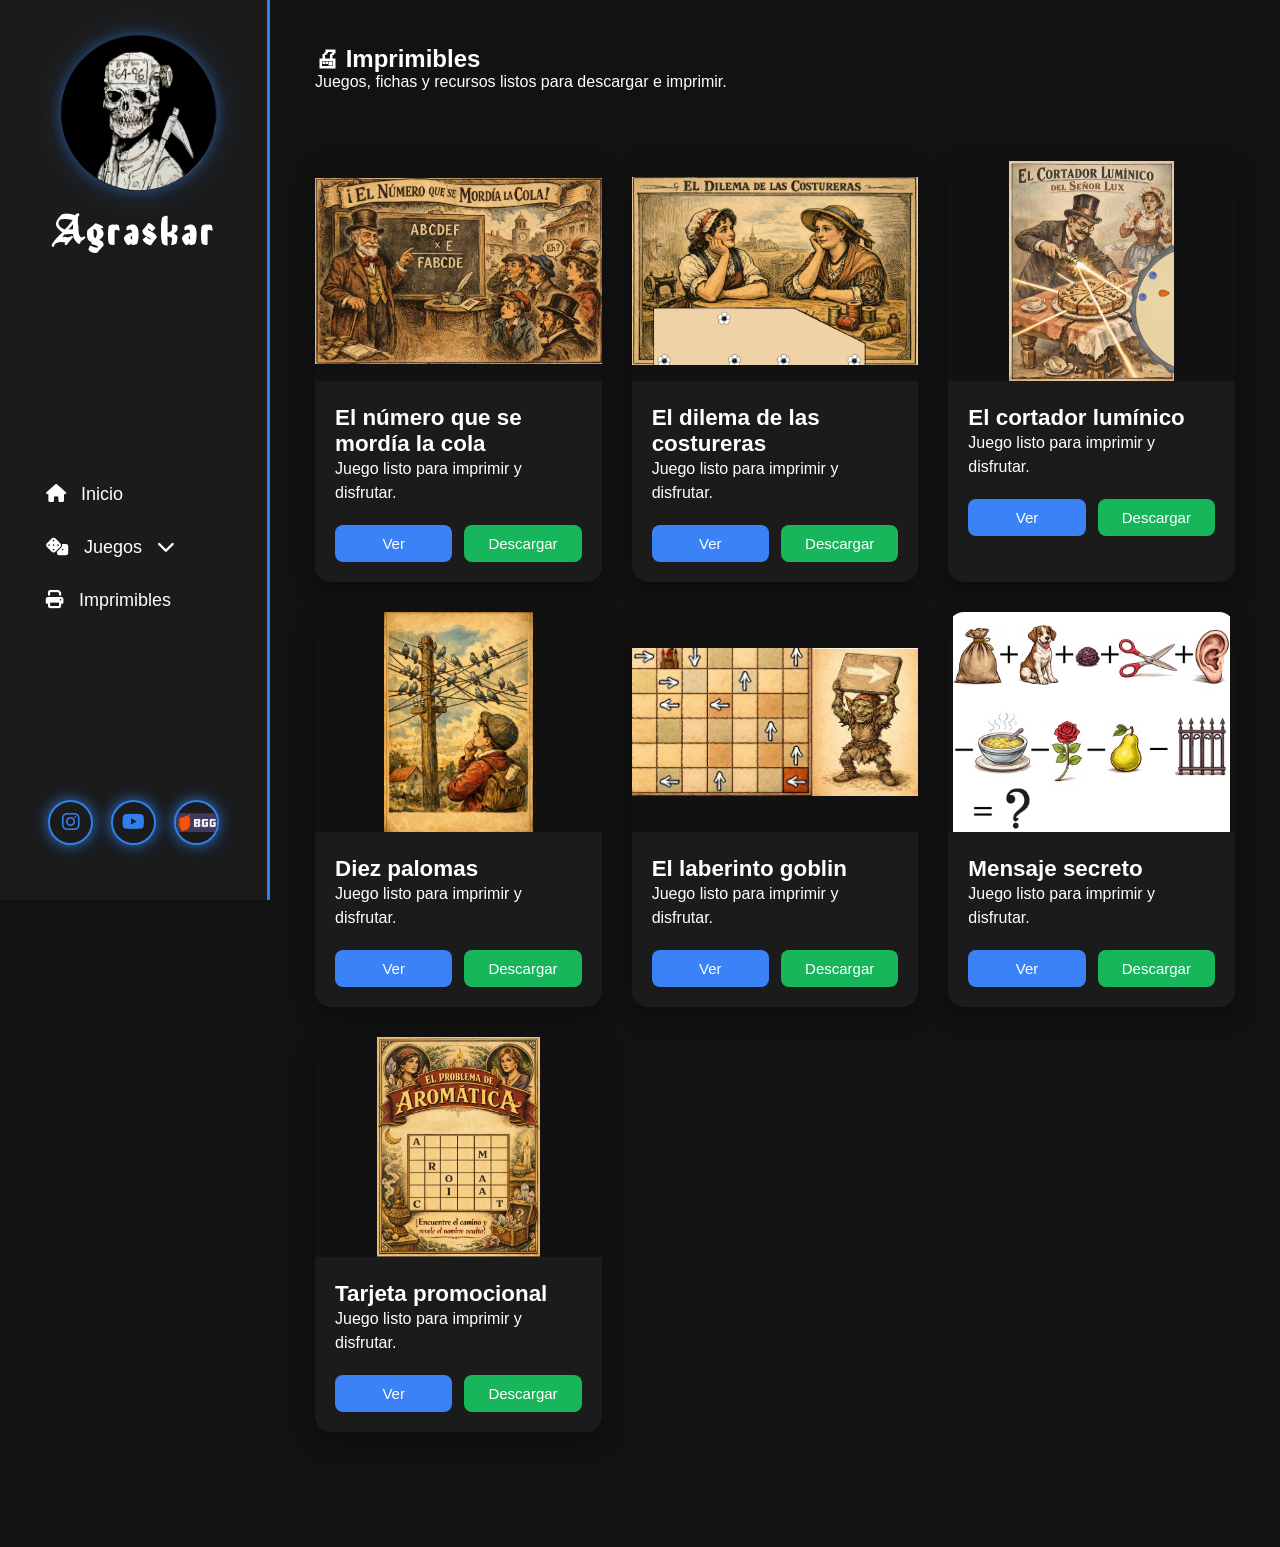
<file: imprimibles.html>
<!DOCTYPE html>
<html lang="es">

<head>

    <meta charset="UTF-8">

    <title>Imprimibles | Agraskar</title>

    <meta name="viewport" content="width=device-width, initial-scale=1.0">


    <link rel="stylesheet" href="style.css">

    <!-- Google Analytics -->
<script async src="https://www.googletagmanager.com/gtag/js?id=G-BE0VB069PY"></script>
<script>
  window.dataLayer = window.dataLayer || [];
  function gtag(){dataLayer.push(arguments);}
  gtag('js', new Date());

  gtag('config', 'G-BE0VB069PY');
</script>
    
    <link rel="stylesheet"
        href="https://cdnjs.cloudflare.com/ajax/libs/font-awesome/6.7.1/css/all.min.css">

</head>


<body>


<div class="contenedor">


    <!-- ==========================================
                    MENÚ LATERAL
        =========================================== -->


<aside class="sidebar">


    <!-- LOGO -->

    <div class="logo">

        <div class="logo-icono">

            <img src="imagenes/logo.png" alt="Agraskar">

        </div>


        <h2>Agraskar</h2>

    </div>



    <!-- MENU PRINCIPAL -->


    <nav class="nav-links">



        <!-- INICIO -->

        <a href="index.html#inicio">

            <i class="fas fa-house"></i>

            <span>Inicio</span>

        </a>




        <!-- JUEGOS DESPLEGABLE -->


        <div class="menu-juegos">


            <button class="juegos-btn" type="button">


                <i class="fas fa-dice"></i>

                <span>Juegos</span>


                <i class="fas fa-chevron-down"></i>


            </button>




            <div class="submenu-juegos">



                <a href="index.html#publicados">

                    Juegos Publicados

                </a>



                <a href="index.html#editorial">

                    Buscando Editorial

                </a>



                <a href="index.html#online">

                    Juega Online

                </a>



            </div>


        </div>





        <!-- IMPRIMIBLES -->


        <a href="imprimibles.html">


            <i class="fas fa-print"></i>


            <span>Imprimibles</span>


        </a>



    </nav>






    <!-- REDES -->


    <div class="redes">



        <a href="https://www.instagram.com/agraskar/"
           aria-label="Instagram"
           target="_blank">


            <i class="fab fa-instagram"></i>


        </a>





        <a href="https://www.youtube.com/@Agraskar"
           aria-label="YouTube"
           target="_blank">


            <i class="fab fa-youtube"></i>


        </a>






        <a href="https://boardgamegeek.com/boardgamedesigner/173168/agustin-atencio-andrioli"
           aria-label="BoardGameGeek"
           target="_blank"
           class="icono-bgg">


            <img src="imagenes/bgg-logo.png" alt="BGG">


        </a>



    </div>



</aside>





<!-- ==========================================
                 CONTENIDO IMPRIMIBLES
     =========================================== -->


<main class="contenido">


    <section class="cabecera-imprimibles">


        <h1>
            🖨 Imprimibles
        </h1>


        <p>
            Juegos, fichas y recursos listos para descargar e imprimir.
        </p>


    </section>


    <!-- AQUÍ VAN LAS TARJETAS -->

  <section class="grid-imprimibles">


    <!-- TARJETA 1 -->

    <article class="tarjeta-imprimible">

        <img src="imagenes/puzzle1.jpg" alt="Imprimible">

        <div class="info-imprimible">

            <h3>
               El número que se mordía la cola
            </h3>

            <p>
                Juego listo para imprimir y disfrutar.
            </p>

            <div class="botones-imprimible">

              <button onclick="abrirPDF('documentos/puzzle1.pdf')">
                    Ver
                </button>

                <a href="documentos/puzzle1.pdf" target="_blank">
                    Descargar
                </a>

            </div>

        </div>

    </article>

    <!-- TARJETA 2 -->

    <article class="tarjeta-imprimible">

        <img src="imagenes/puzzle2.jpg" alt="Imprimible">

        <div class="info-imprimible">

            <h3>
                El dilema de las costureras
            </h3>

            <p>
                Juego listo para imprimir y disfrutar.
            </p>

            <div class="botones-imprimible">

                 <button onclick="abrirPDF('documentos/puzzle2.pdf')">
                    Ver
                </button>

                <a href="documentos/puzzle2.pdf" target="_blank">
                    Descargar
                </a>

            </div>

        </div>

    </article>


<!-- TARJETA 3 -->

    <article class="tarjeta-imprimible">

        <img src="imagenes/puzzle3.jpg" alt="Imprimible">

        <div class="info-imprimible">

            <h3>
               El cortador lumínico
            </h3>

            <p>
                Juego listo para imprimir y disfrutar.
            </p>

            <div class="botones-imprimible">

                 <button onclick="abrirPDF('documentos/puzzle3.pdf')">
                    Ver
                </button>

                <a href="documentos/puzzle3.pdf" target="_blank">
                    Descargar
                </a>

            </div>

        </div>

    </article>


    <!-- TARJETA 4 -->

    <article class="tarjeta-imprimible">

        <img src="imagenes/puzzle4.jpg" alt="Imprimible">

        <div class="info-imprimible">

            <h3>
                Diez palomas
            </h3>

            <p>
                Juego listo para imprimir y disfrutar.
            </p>

            <div class="botones-imprimible">

                 <button onclick="abrirPDF('documentos/puzzle4.pdf')">
                    Ver
                </button>

                <a href="documentos/puzzle4.pdf" target="_blank">
                    Descargar
                </a>

            </div>

        </div>

    </article>
<!-- TARJETA 5 -->

    <article class="tarjeta-imprimible">

        <img src="imagenes/puzzle5.jpg" alt="Imprimible">

        <div class="info-imprimible">

            <h3>
                El laberinto goblin
            </h3>

            <p>
                Juego listo para imprimir y disfrutar.
            </p>

            <div class="botones-imprimible">

                 <button onclick="abrirPDF('documentos/puzzle5.pdf')">
                    Ver
                </button>

                <a href="documentos/puzzle5.pdf" target="_blank">
                    Descargar
                </a>

            </div>

        </div>

    </article>
<!-- TARJETA 6 -->

    <article class="tarjeta-imprimible">

        <img src="imagenes/puzzle6.jpg" alt="Imprimible">

        <div class="info-imprimible">

            <h3>
                Mensaje secreto
            </h3>

            <p>
                Juego listo para imprimir y disfrutar.
            </p>

            <div class="botones-imprimible">

                 <button onclick="abrirPDF('documentos/puzzle6.pdf')">
                    Ver
                </button>

                <a href="documentos/puzzle6.pdf" target="_blank">
                    Descargar
                </a>

            </div>

        </div>

    </article>

      <!-- TARJETA 7-->

    <article class="tarjeta-imprimible">

        <img src="imagenes/puzzle7.jpg" alt="Imprimible">

        <div class="info-imprimible">

            <h3>
                Tarjeta promocional
            </h3>

            <p>
                Juego listo para imprimir y disfrutar.
            </p>

            <div class="botones-imprimible">

                 <button onclick="abrirPDF('documentos/puzzle7.pdf')">
                    Ver
                </button>

                <a href="documentos/puzzle7.pdf" target="_blank">
                    Descargar
                </a>

            </div>

        </div>

    </article>


</main>


<!-- VISOR PDF -->

<div id="visorPDF" class="visor-pdf">



    <button class="cerrar-pdf" onclick="cerrarPDF()">
        ×
    </button>

    <iframe id="pdfMostrado"></iframe>

</div>


<script src="script.js"></script>

</body>


</html>
</file>
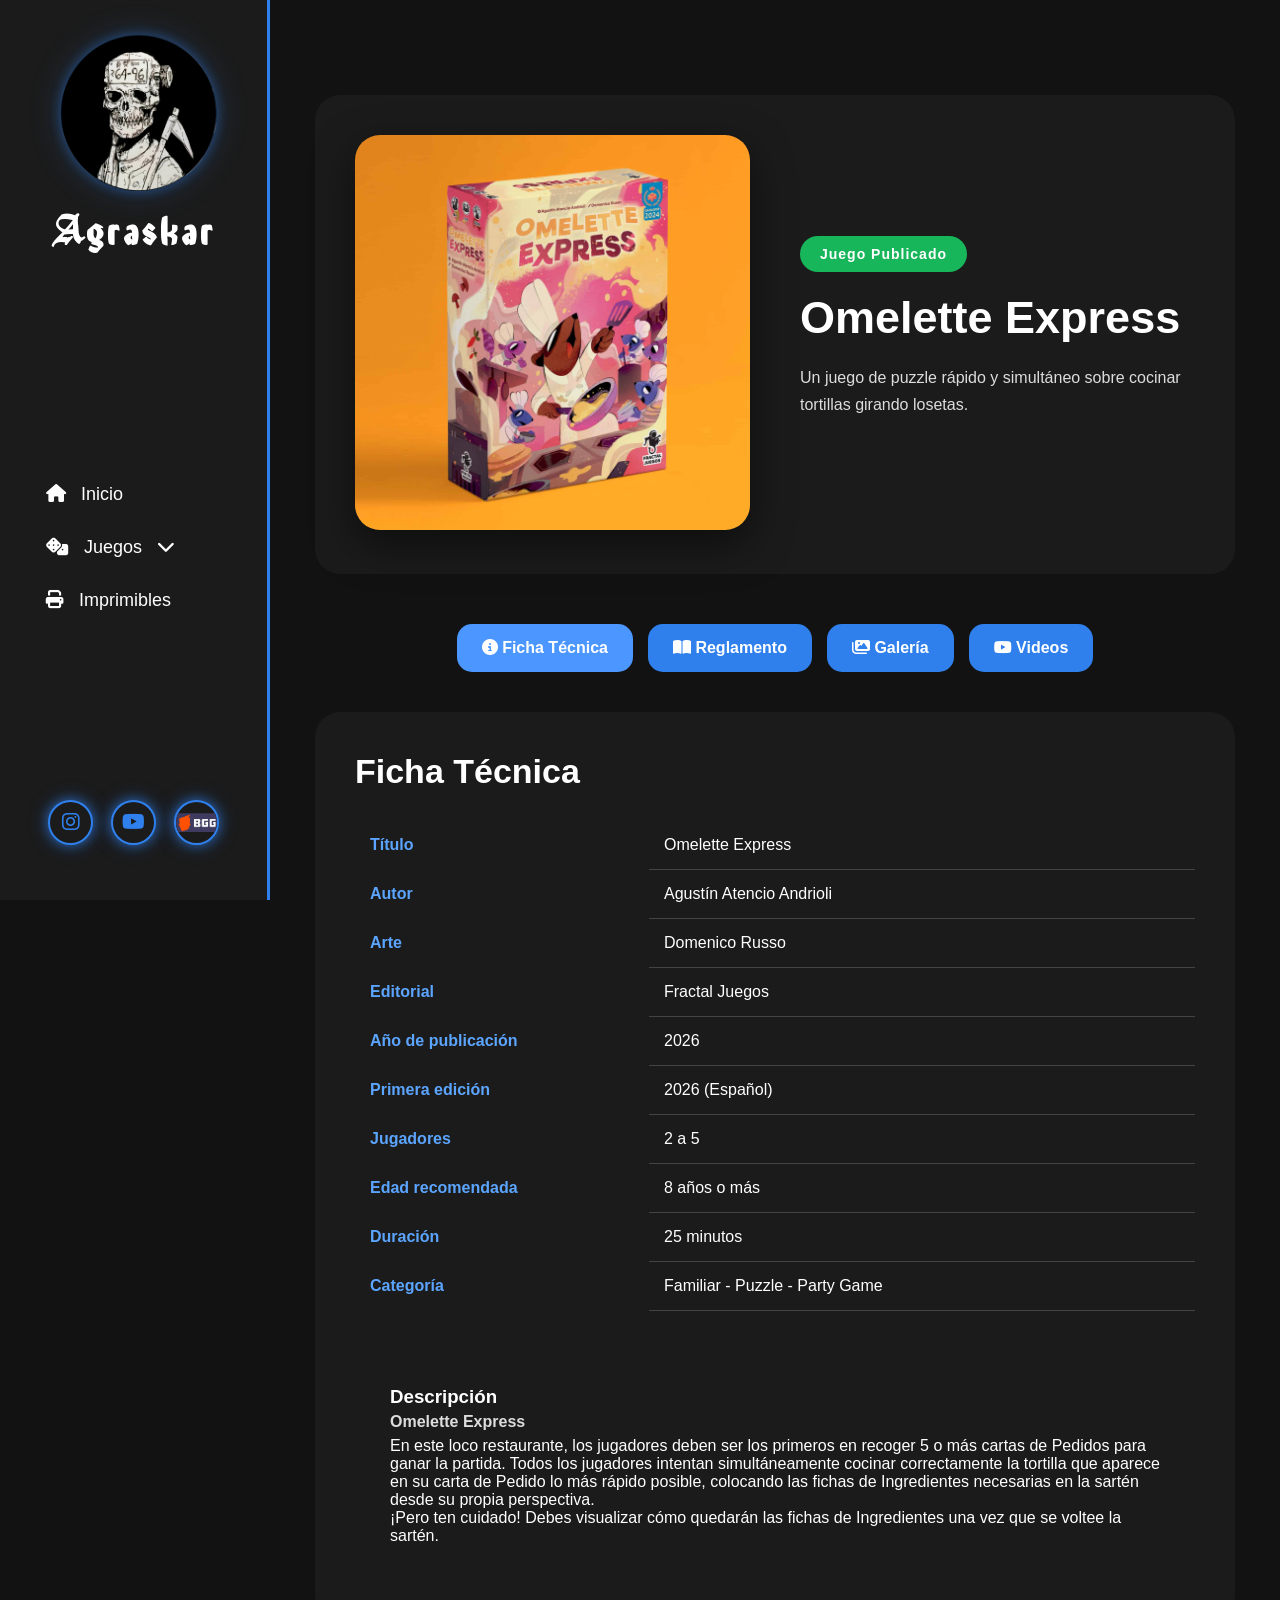
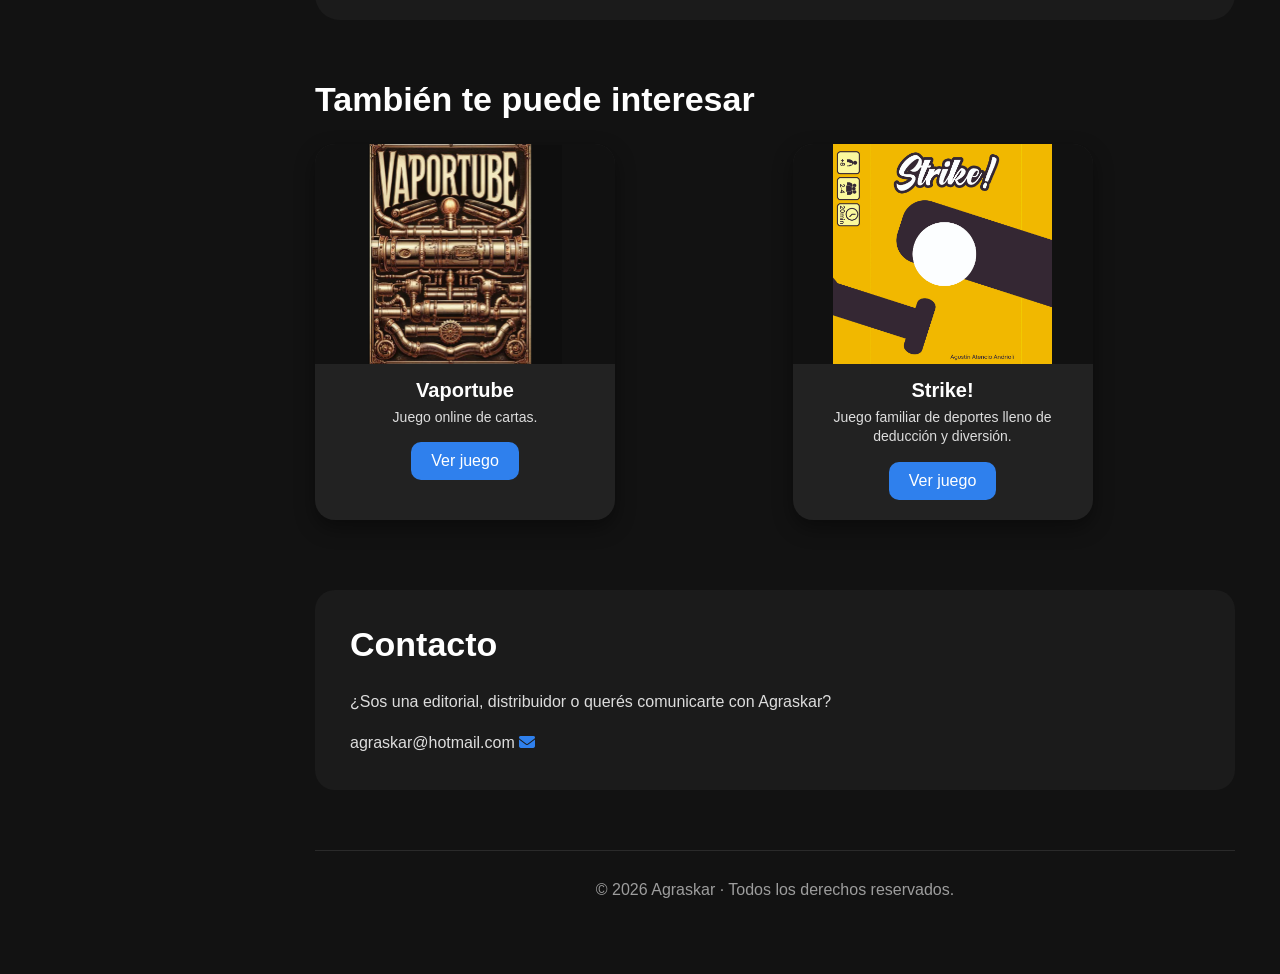
<file: juegos/omelette-express.html>
<!DOCTYPE html>
<html lang="es">

<head>

    <meta charset="UTF-8">
    <title>Omelette Express | Agraskar</title>

    <meta name="viewport" content="width=device-width, initial-scale=1.0">

   <link rel="stylesheet" href="../style.css">

    <!-- Google Analytics -->
<script async src="https://www.googletagmanager.com/gtag/js?id=G-BE0VB069PY"></script>
<script>
  window.dataLayer = window.dataLayer || [];
  function gtag(){dataLayer.push(arguments);}
  gtag('js', new Date());

  gtag('config', 'G-BE0VB069PY');
</script>

    <link rel="stylesheet"
        href="https://cdnjs.cloudflare.com/ajax/libs/font-awesome/6.7.1/css/all.min.css">

</head>

<body>

<div class="contenedor">

     <!-- ==========================================
                    MENÚ LATERAL
        =========================================== -->

<aside class="sidebar">


    <!-- LOGO -->

    <div class="logo">

        <div class="logo-icono">

            <img src="../imagenes/logo.png" alt="Agraskar">

        </div>


        <h2>Agraskar</h2>

    </div>

    <!-- MENU PRINCIPAL -->

    <nav class="nav-links">



        <!-- INICIO -->

        <a href="../index.html#inicio">

            <i class="fas fa-house"></i>

            <span>Inicio</span>

        </a>


        <!-- JUEGOS DESPLEGABLE -->

        <div class="menu-juegos">


            <button class="juegos-btn" type="button">

                <i class="fas fa-dice"></i> 
                <span>Juegos</span>


                <i class="fas fa-chevron-down"></i>


            </button>

           <div class="submenu-juegos">


                <a href="../index.html#publicados">

                    Juegos Publicados

                </a>



                <a href="../index.html#editorial">

                    Buscando Editorial

                </a>



                <a href="../index.html#online">

                    Juega Online

                </a>


            </div>


        </div>


        <!-- IMPRIMIBLES -->

        <a href="../imprimibles.html">


            <i class="fas fa-print"></i>


            <span>Imprimibles</span>


        </a>
    </nav>

    <!-- REDES -->

    <div class="redes">


        <a href="https://www.instagram.com/agraskar/"
           aria-label="Instagram"
           target="_blank">

            <i class="fab fa-instagram"></i>

        </a>

        <a href="https://www.youtube.com/@Agraskar"
           aria-label="YouTube"
           target="_blank">

            <i class="fab fa-youtube"></i>

        </a>

       
        <a href="https://boardgamegeek.com/boardgamedesigner/173168/agustin-atencio-andrioli"
           aria-label="BoardGameGeek"
           target="_blank"
           class="icono-bgg">
            <img src="../imagenes/bgg-logo.png" alt="BGG">

        </a>

        </aside>

    <!-- ===========================
            CONTENIDO
    ============================ -->

    <main class="contenido">

     <!-- ===========================
        PRESENTACIÓN DEL JUEGO
=========================== -->


<section class="detalle-juego">


    <div class="portada">

        <img
        src="../imagenes/juegos/omelette-express.jpg"
        alt="Omelette Express">


    </div>



    <div class="contenido-juego">


        <span class="estado publicado">
            Juego Publicado
        </span>


        <h1>
            Omelette Express
        </h1>


        <p>
           Un juego de puzzle rápido y simultáneo sobre cocinar tortillas girando losetas.
        </p>

       
        </div>

</section>


        <!-- ===========================
                PESTAÑAS
        ============================ -->

        <div class="tabs">

            <button class="tab-btn active" data-tab="ficha">

                <i class="fas fa-circle-info"></i>

                Ficha Técnica

            </button>

            <button class="tab-btn" data-tab="reglamento">

                <i class="fas fa-book-open"></i>

                Reglamento

            </button>

            <button class="tab-btn" data-tab="galeria">

                <i class="fas fa-images"></i>

                Galería

            </button>

            <button class="tab-btn" data-tab="videos">

                <i class="fab fa-youtube"></i>

                Videos

            </button>

        </div>


        <!-- ===========================
            CONTENIDO DE LAS PESTAÑAS
        ============================ -->



        <!-- FICHA -->

        <section id="ficha" class="tab-content active">

            <h2>Ficha Técnica</h2>

            <table class="tabla-ficha">

                <tr>

                    <th>Título</th>

                    <td>Omelette Express</td>

                </tr>

                <tr>

                    <th>Autor</th>

                    <td>Agustín Atencio Andrioli</td>

                </tr>

                <tr>

                    <th>Arte</th>

                    <td>Domenico Russo</td>

                </tr>

                <tr>

                    <th>Editorial</th>

                    <td>Fractal Juegos</td>

                </tr> 
                                <tr>

                    <th>Año de publicación</th>

                    <td>2026</td>

                </tr>

                <tr>

                    <th>Primera edición</th>

                    <td>2026 (Español)</td>

                </tr>

                <tr>

                    <th>Jugadores</th>

                    <td>2 a 5</td>

                </tr>

                <tr>

                    <th>Edad recomendada</th>

                    <td>8 años o más</td>

                </tr>

                <tr>

                    <th>Duración</th>

                    <td>25 minutos</td>

                </tr>

                <tr>

                    <th>Categoría</th>

                    <td>Familiar - Puzzle - Party Game </td>

                </tr>

            </table>

            <div class="descripcion-juego">

                <h3>Descripción</h3>

                <p>

                    <strong>Omelette Express</strong> </p>
                </p>
                    En este loco restaurante, los jugadores deben ser los primeros en recoger 5 o más cartas de Pedidos para ganar la partida.
                    Todos los jugadores intentan simultáneamente cocinar correctamente la tortilla que aparece en su carta de Pedido lo más rápido posible, 
                colocando las fichas de Ingredientes necesarias en la sartén desde su propia perspectiva.   </p>
                </p>  ¡Pero ten cuidado! Debes visualizar cómo quedarán las fichas de Ingredientes una vez que se voltee la sartén.  </p>

            </div>

        </section>



        <!-- ===========================
                REGLAMENTO
        ============================ -->

        <section id="reglamento" class="tab-content">

            <h2> Reglamento</h2>

            <a class="boton-descarga"
               href="../documentos/omelette-reglamento.pdf"
               target="_blank">

                <i class="fas fa-file-pdf"></i>

                Descargar Reglamento

            </a>

        </section>



        <!-- ===========================
                GALERÍA
        ============================ -->

        <section id="galeria" class="tab-content">

            <h2> Galería</h2>

           <div class="galeria">

    <img 
    src="../imagenes/juegos/omelette-express.jpg"
    alt="Caja del juego"
    class="imagen-galeria">


    <img 
    src="../imagenes/juegos/omelette-express-2.jpg"
    alt="Componentes del juego"
    class="imagen-galeria">

 <img 
    src="../imagenes/juegos/omelette-express-3.jpg"
    alt="Componentes del juego"
    class="imagen-galeria">

<img 
    src="../imagenes/juegos/omelette-express-4.jpg"
    alt="Componentes del juego"
    class="imagen-galeria">

<img 
    src="../imagenes/juegos/omelette-express-5.jpg"
    alt="Componentes del juego"
    class="imagen-galeria">

               <img 
    src="../imagenes/juegos/omelette-express-6.jpg"
    alt="Componentes del juego"
    class="imagen-galeria">

</div>
</section>
        
<!-- =====================================
            VISOR DE IMÁGENES
====================================== -->

<div class="visor-imagen" id="visorImagen">

    <span class="cerrar">✖</span>

    <button class="flecha-galeria izquierda">
        ❮
    </button>

    <img id="imagenGrande">

    <button class="flecha-galeria derecha">
        ❯
    </button>

</div>
  
        <!-- ===========================
                VIDEOS
        ============================ -->

<section id="videos" class="tab-content">

    <h2> Videos</h2>

    <div class="videos-grid">

        <div class="video-item">
            <h3>Aprende a jugar Omelette Express</h3>

            <div class="video-contenedor">
                <iframe
                    src="https://www.youtube.com/embed/fx-QJC-cQEk"
                    title="Aprende a jugar Omelette Express"
                    frameborder="0"
                    allow="accelerometer; autoplay; clipboard-write; encrypted-media; gyroscope; picture-in-picture; web-share"
                    allowfullscreen>
                </iframe>
            </div>
        </div>

        <div class="video-item">
            <h3>¿Cómo jugar Omelette Express?</h3>

            <div class="video-contenedor">
                <iframe
                    src="https://www.youtube.com/embed/OxTq5MIPQx4"
                    title="Ejemplo de partida Omelette Express"
                    frameborder="0"
                    allow="accelerometer; autoplay; clipboard-write; encrypted-media; gyroscope; picture-in-picture; web-share"
                    allowfullscreen>
                </iframe>
            </div>
        </div>

        <div class="video-item">
            <h3>¿Cómo jugar Omelette Express?</h3>

            <div class="video-contenedor">
                <iframe
                    src="https://www.youtube.com/embed/YMUbIb5JX4c"
                    title="Video Tutorial Omelette Express"
                    frameborder="0"
                    allow="accelerometer; autoplay; clipboard-write; encrypted-media; gyroscope; picture-in-picture; web-share"
                    allowfullscreen>
                </iframe>
            </div>
        </div>

    </div>

</section>


<!-- ===========================
        TAMBIÉN TE PUEDE INTERESAR
============================ -->

<section class="relacionados">

    <h2>También te puede interesar</h2>

    <div class="juegos-relacionados" id="juegos-relacionados">
        <!-- Los juegos se cargarán automáticamente -->
    </div>

</section>

        <!-- ===========================
            CONTACTO
        ============================ -->
      <section class="contacto-juego">

  <h2>Contacto</h2>

  <p>
    ¿Sos una editorial, distribuidor o querés comunicarte con Agraskar?
  </p>

  <p>
    agraskar@hotmail.com 
    <a href="mailto:contacto@agraskar.com" class="icono-sobre" aria-label="Enviar email">
      <i class="fas fa-envelope"></i>
    </a>
  </p>

</section>

        <!-- ===========================
            FOOTER
        ============================ -->

        <footer class="footer-juego">

            <p>

                © 2026 Agraskar · Todos los derechos reservados.

            </p>

        </footer>


    </main>

</div>


<script src="../script.js"></script>

    <script>

const juegos = [

   {
        nombre: "Omelette Express",
        imagen: "../imagenes/juegos/omelette-express.jpg",
        descripcion: "Un divertido Party Game para toda la familia.",
        enlace: "omelette-express.html"
    },

    {
        nombre: "Strike!",
        imagen: "../imagenes/juegos/Strike!.jpg",
        descripcion: "Juego familiar de deportes lleno de deducción y diversión.",
        enlace: "Strike!.html"
    },

    {
        nombre: "Vaportube",
        imagen: "../imagenes/juegos/vaportube.png",
        descripcion: "Juego online de cartas.",
        enlace: "Vaportube.html"
    }

];

const paginaActual = window.location.pathname.split("/").pop();

let juegosDisponibles = juegos.filter(
    juego => juego.enlace !== paginaActual
);

juegosDisponibles.sort(() => Math.random() - 0.5);

const contenedor = document.getElementById("juegos-relacionados");

juegosDisponibles.forEach(juego => {

    const tarjeta = document.createElement("div");

    tarjeta.className = "tarjeta-relacionada";

    tarjeta.innerHTML = `
        <img src="${juego.imagen}" alt="${juego.nombre}">
        <h3>${juego.nombre}</h3>
        <p>${juego.descripcion}</p>
        <a href="${juego.enlace}">
            Ver juego
        </a>
    `;

    contenedor.appendChild(tarjeta);

});

</script>
</body>

</html>
</file>
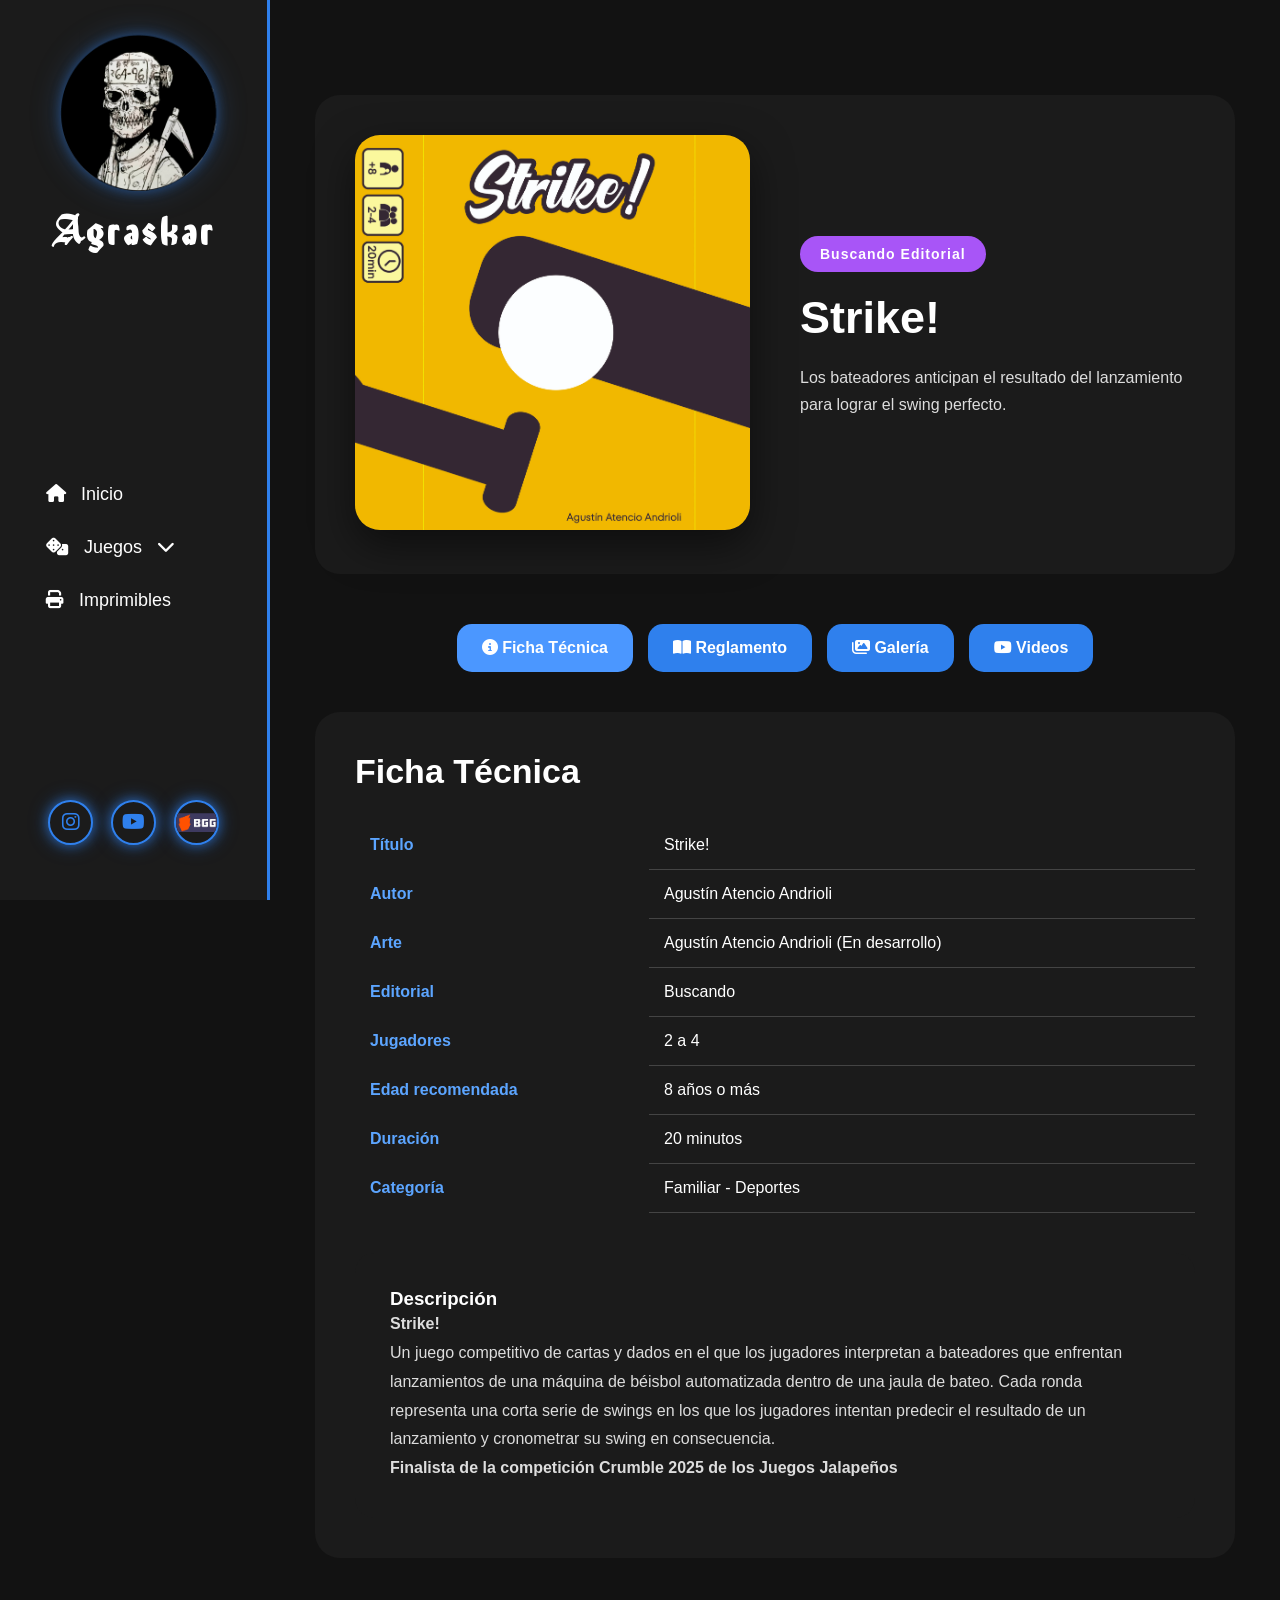
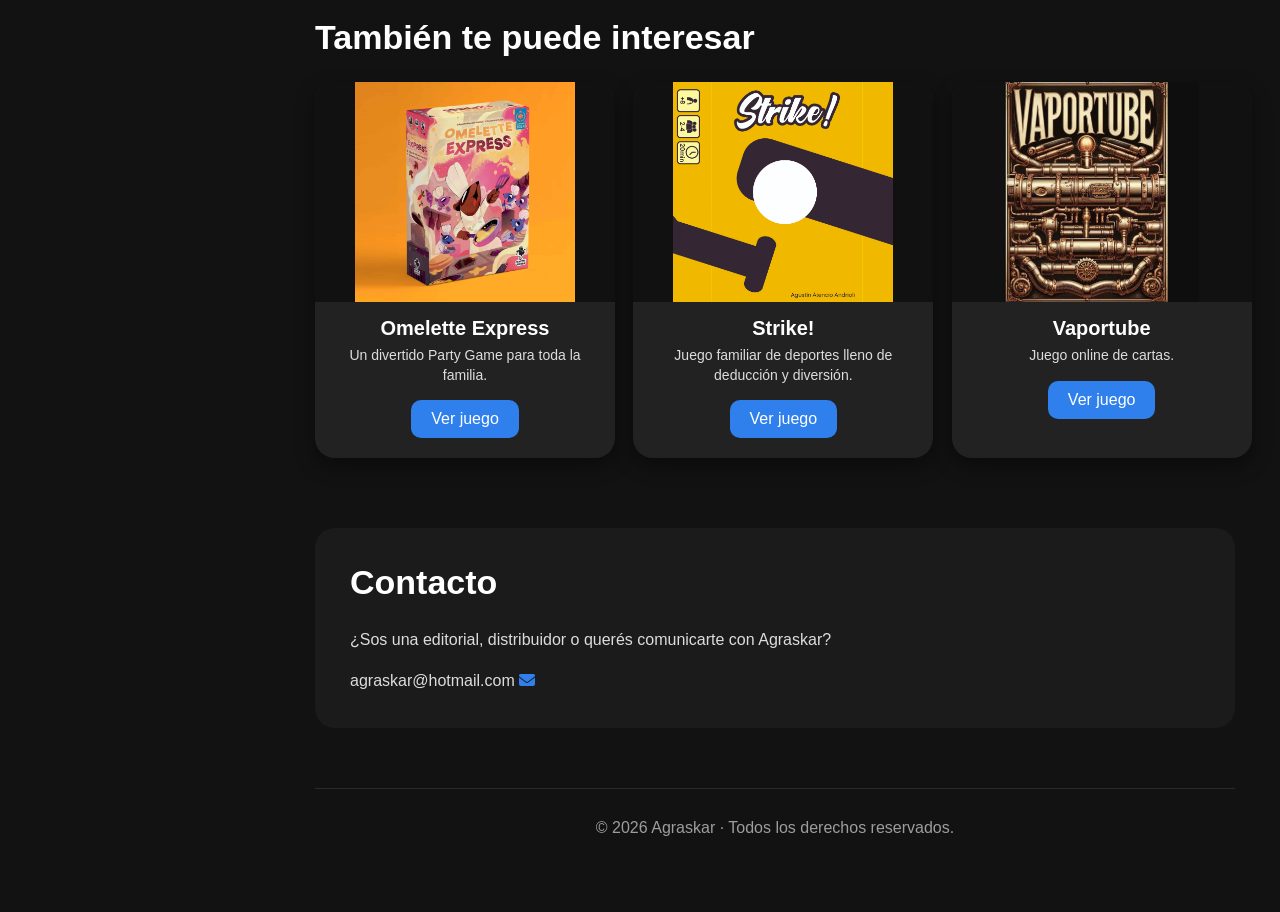
<file: juegos/Strike!.html>
<!DOCTYPE html>
<html lang="es">

<head>

    <meta charset="UTF-8">
    <title>Strike! | Agraskar</title>

    <meta name="viewport" content="width=device-width, initial-scale=1.0">

   <link rel="stylesheet" href="../style.css">

    <!-- Google Analytics -->
<script async src="https://www.googletagmanager.com/gtag/js?id=G-BE0VB069PY"></script>
<script>
  window.dataLayer = window.dataLayer || [];
  function gtag(){dataLayer.push(arguments);}
  gtag('js', new Date());

  gtag('config', 'G-BE0VB069PY');
</script>

    <link rel="stylesheet"
        href="https://cdnjs.cloudflare.com/ajax/libs/font-awesome/6.7.1/css/all.min.css">

</head>

<body>

<div class="contenedor">
<!-- ===========================
        MENU LATERAL
=========================== -->

<aside class="sidebar">


    <!-- LOGO -->

    <div class="logo">

        <div class="logo-icono">

            <img src="../imagenes/logo.png" alt="Agraskar">

        </div>


        <h2>Agraskar</h2>
</div>



    <!-- MENU PRINCIPAL -->

    <nav class="nav-links">



        <!-- INICIO -->

        <a href="../index.html#inicio">

            <i class="fas fa-house"></i>

            <span>Inicio</span>

        </a>


        <!-- JUEGOS DESPLEGABLE -->

        <div class="menu-juegos">


            <button class="juegos-btn" type="button">

                <i class="fas fa-dice"></i> 
                <span>Juegos</span>


                <i class="fas fa-chevron-down"></i>


            </button>

           <div class="submenu-juegos">


                <a href="../index.html#publicados">

                    Juegos Publicados

                </a>



                <a href="../index.html#editorial">

                    Buscando Editorial

                </a>



                <a href="../index.html#online">

                    Juega Online

                </a>


            </div>


        </div>


        <!-- IMPRIMIBLES -->

        <a href="../imprimibles.html">


            <i class="fas fa-print"></i>


            <span>Imprimibles</span>


        </a>
    </nav>

    <!-- REDES -->

    <div class="redes">


        <a href="https://www.instagram.com/agraskar/"
           aria-label="Instagram"
           target="_blank">

            <i class="fab fa-instagram"></i>

        </a>

        <a href="https://www.youtube.com/@Agraskar"
           aria-label="YouTube"
           target="_blank">

            <i class="fab fa-youtube"></i>

        </a>

       
        <a href="https://boardgamegeek.com/boardgamedesigner/173168/agustin-atencio-andrioli"
           aria-label="BoardGameGeek"
           target="_blank"
           class="icono-bgg">
            <img src="../imagenes/bgg-logo.png" alt="BGG">

        </a>

        </aside>
     <!-- ===========================
            CONTENIDO
    ============================ -->

    <main class="contenido">

     <!-- ===========================
        PRESENTACIÓN DEL JUEGO
=========================== -->


<section class="detalle-juego">


    <div class="portada">

        <img
        src="../imagenes/juegos/Strike!.jpg"
        alt="Strike!">


    </div>



    <div class="contenido-juego">
<span class="estado editorial">
    Buscando Editorial
</span>
        <h1>
            Strike!
        </h1>


        <p> Los bateadores anticipan el resultado del lanzamiento para lograr el swing perfecto.
        </p>
       
        </div>

</section>

          <!-- ===========================
                PESTAÑAS
        ============================ -->

        <div class="tabs">

            <button class="tab-btn active" data-tab="ficha">

                <i class="fas fa-circle-info"></i>

                Ficha Técnica

            </button>

            <button class="tab-btn" data-tab="reglamento">

                <i class="fas fa-book-open"></i>

                Reglamento

            </button>

            <button class="tab-btn" data-tab="galeria">

                <i class="fas fa-images"></i>

                Galería

            </button>

            <button class="tab-btn" data-tab="videos">

                <i class="fab fa-youtube"></i>

                Videos

            </button>

        </div>


        <!-- ===========================
            CONTENIDO DE LAS PESTAÑAS
        ============================ -->



        <!-- FICHA -->

        <section id="ficha" class="tab-content active">

            <h2> Ficha Técnica</h2>

            <table class="tabla-ficha">

                <tr>

                    <th>Título</th>

                    <td>Strike!</td>

                </tr>

                <tr>

                    <th>Autor</th>

                    <td>Agustín Atencio Andrioli</td>

                </tr>

                <tr>

                    <th>Arte</th>

                    <td>Agustín Atencio Andrioli (En desarrollo)</td>

                </tr>

                <tr>

                    <th>Editorial</th>

                    <td> Buscando </td>

                </tr> 

                <tr>

                    <th>Jugadores</th>

                    <td>2 a 4</td>

                </tr>

                <tr>

                    <th>Edad recomendada</th>

                    <td>8 años o más</td>

                </tr>

                <tr>

                    <th>Duración</th>

                    <td>20 minutos</td>

                </tr>

                <tr>

                    <th>Categoría</th>

                    <td> Familiar - Deportes </td>

                </tr>

            </table>

            <div class="descripcion-juego">

                <h3>Descripción</h3>

                <p>
                    <strong>Strike!</strong> </p>
                  
                                <p>Un juego competitivo de cartas y dados en el que los jugadores interpretan a bateadores que
                enfrentan lanzamientos de una máquina de béisbol automatizada dentro de una jaula de bateo.
                                Cada ronda representa una corta serie de swings en los que los jugadores intentan predecir el resultado 
                de un lanzamiento y cronometrar su swing en consecuencia.
            </p> 
              <p>
    <strong>Finalista de la competición Crumble 2025 de los Juegos Jalapeños</strong>
</p>
            </div>

        </section>



        <!-- ===========================
                REGLAMENTO
        ============================ -->

        <section id="reglamento" class="tab-content">

            <h2> Reglamento</h2>

          
            <a class="boton-descarga"
               href="../documentos/strike!-reglamento.pdf"
               target="_blank">

                <i class="fas fa-file-pdf"></i>

                Descargar Reglamento

            </a>

        </section>

<!-- ===========================
        GALERÍA
============================ -->

<section id="galeria" class="tab-content">

    <h2>Galería</h2>

    <div class="galeria">

        <img
            src="../imagenes/juegos/Strike!-1.jpg"
            alt="Caja del juego"
            class="imagen-galeria">

        <img
            src="../imagenes/juegos/Strike!-2.jpg"
            alt="Componentes del juego"
            class="imagen-galeria">

    </div>

</section>


<!-- =====================================
        VISOR DE IMÁGENES
====================================== -->

<div class="visor-imagen" id="visorImagen">

    <span class="cerrar">✖</span>

    <button class="flecha-galeria izquierda">
        ❮
    </button>

    <img id="imagenGrande">

    <button class="flecha-galeria derecha">
        ❯
    </button>

</div>
  
        <!-- ===========================
                VIDEOS
        ============================ -->

        <section id="videos" class="tab-content">

            <h2> Videos</h2>

            <p>

                Muy pronto encontrarás tutoriales,
                partidas completas y contenido exclusivo.

            </p>

            <div class="video-placeholder">

                <i class="fab fa-youtube"></i>

                <p>Próximamente</p>

            </div>

        </section>
                <!-- ===========================
            TAMBIÉN TE PUEDE INTERESAR
        ============================ -->

      <section class="relacionados">

    <h2>También te puede interesar</h2>

    <div class="juegos-relacionados" id="juegos-relacionados">
        <!-- Los juegos se cargarán automáticamente -->
    </div>

</section>
                  

    <script>

const juegos = [

    {
        nombre: "Omelette Express",
        imagen: "../imagenes/juegos/omelette-express.jpg",
        descripcion: "Un divertido Party Game para toda la familia.",
        enlace: "omelette-express.html"
    },

    {
        nombre: "Strike!",
        imagen: "../imagenes/juegos/Strike!.jpg",
        descripcion: "Juego familiar de deportes lleno de deducción y diversión.",
        enlace: "Strike!.html"
    },

    {
        nombre: "Vaportube",
        imagen: "../imagenes/juegos/vaportube.png",
        descripcion: "Juego online de cartas.",
        enlace: "Vaportube.html"
    }

];

const paginaActual = window.location.pathname.split("/").pop();

let juegosDisponibles = juegos.filter(
    juego => juego.enlace !== paginaActual
);

juegosDisponibles.sort(() => Math.random() - 0.5);

const contenedor = document.getElementById("juegos-relacionados");

juegosDisponibles.forEach(juego => {

    const tarjeta = document.createElement("div");

    tarjeta.className = "tarjeta-relacionada";

    tarjeta.innerHTML = `
        <img src="${juego.imagen}" alt="${juego.nombre}">
        <h3>${juego.nombre}</h3>
        <p>${juego.descripcion}</p>
        <a href="${juego.enlace}">
            Ver juego
        </a>
    `;

    contenedor.appendChild(tarjeta);

});

</script>

     <!-- ===========================
            CONTACTO
============================ -->

<section class="contacto-juego">

  <h2>Contacto</h2>

  <p>
    ¿Sos una editorial, distribuidor o querés comunicarte con Agraskar?
  </p>

  <p>
    agraskar@hotmail.com 
    <a href="mailto:contacto@agraskar.com" class="icono-sobre" aria-label="Enviar email">
      <i class="fas fa-envelope"></i>
    </a>
  </p>

</section>
        <!-- ===========================
            FOOTER
        ============================ -->

        <footer class="footer-juego">

            <p>

                © 2026 Agraskar · Todos los derechos reservados.

            </p>

        </footer>


    </main>

</div>


<script src="../script.js"></script>

</body>

</html>
</file>
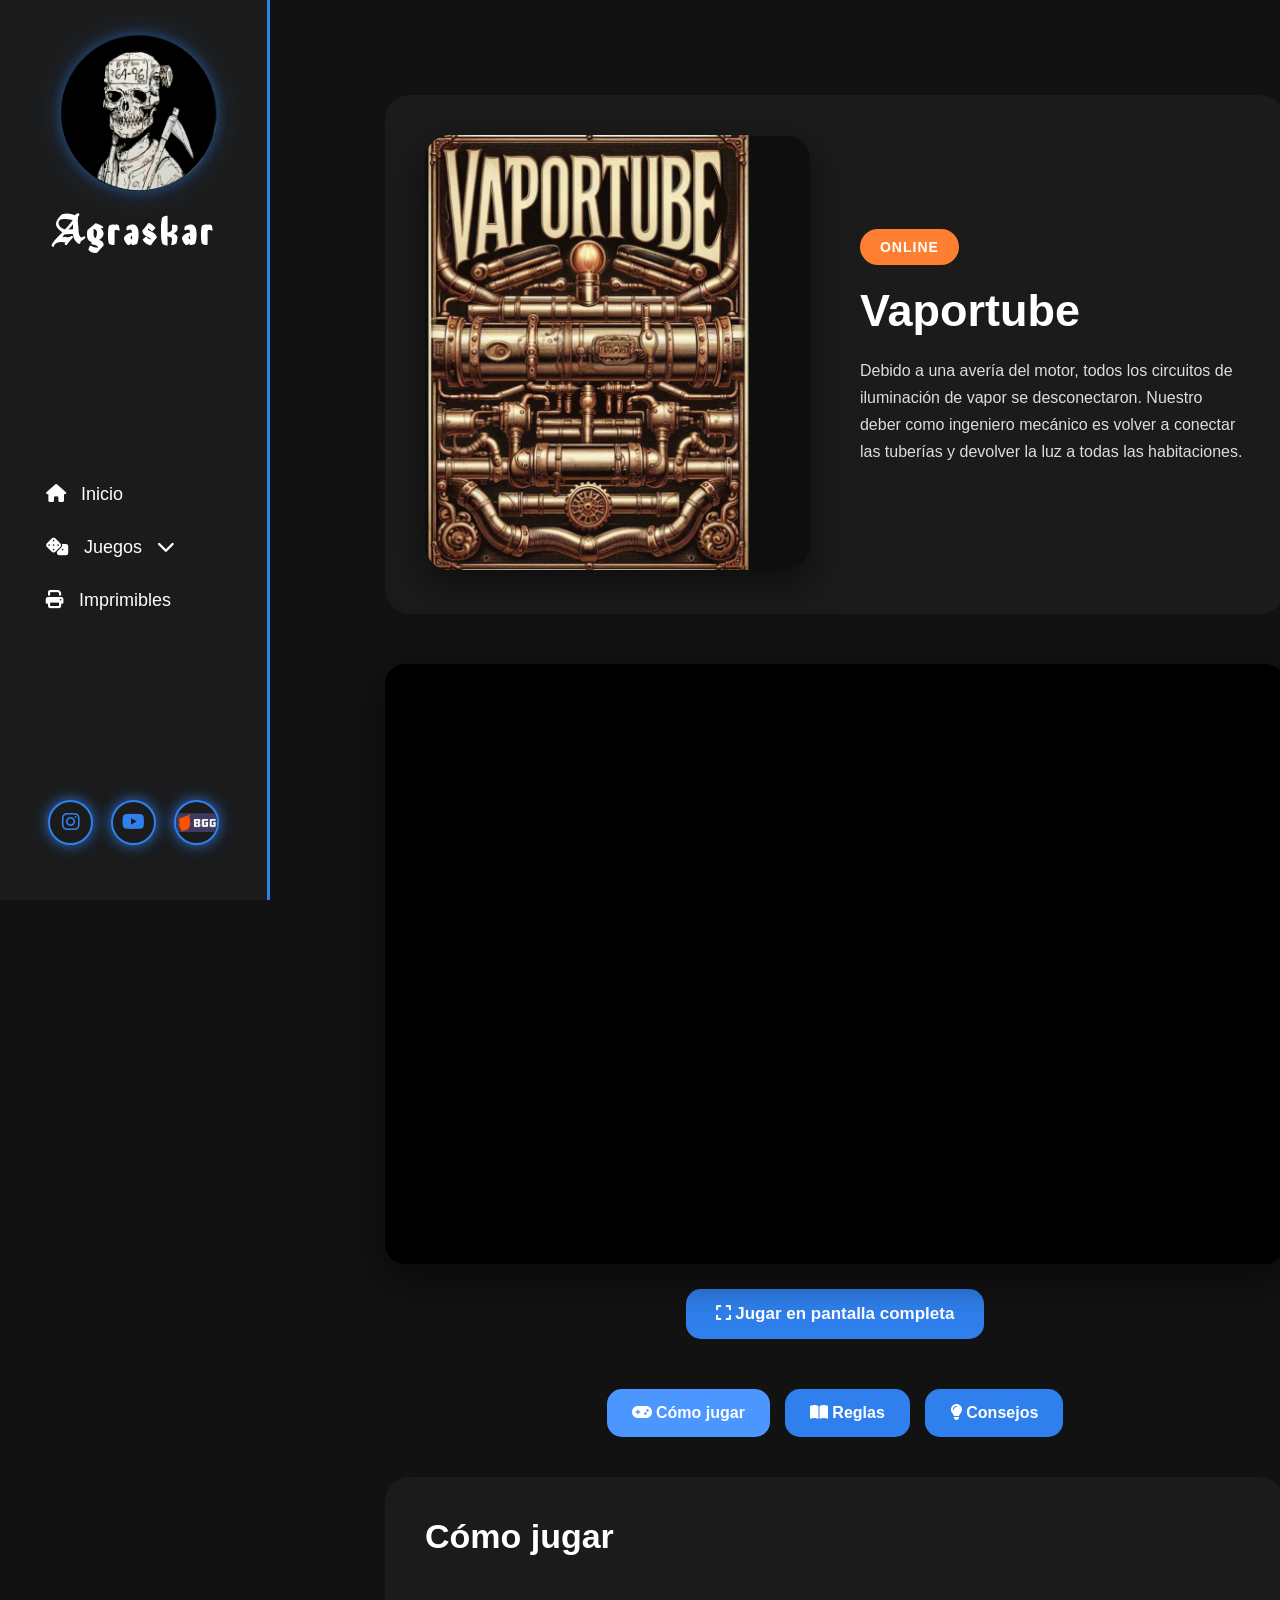
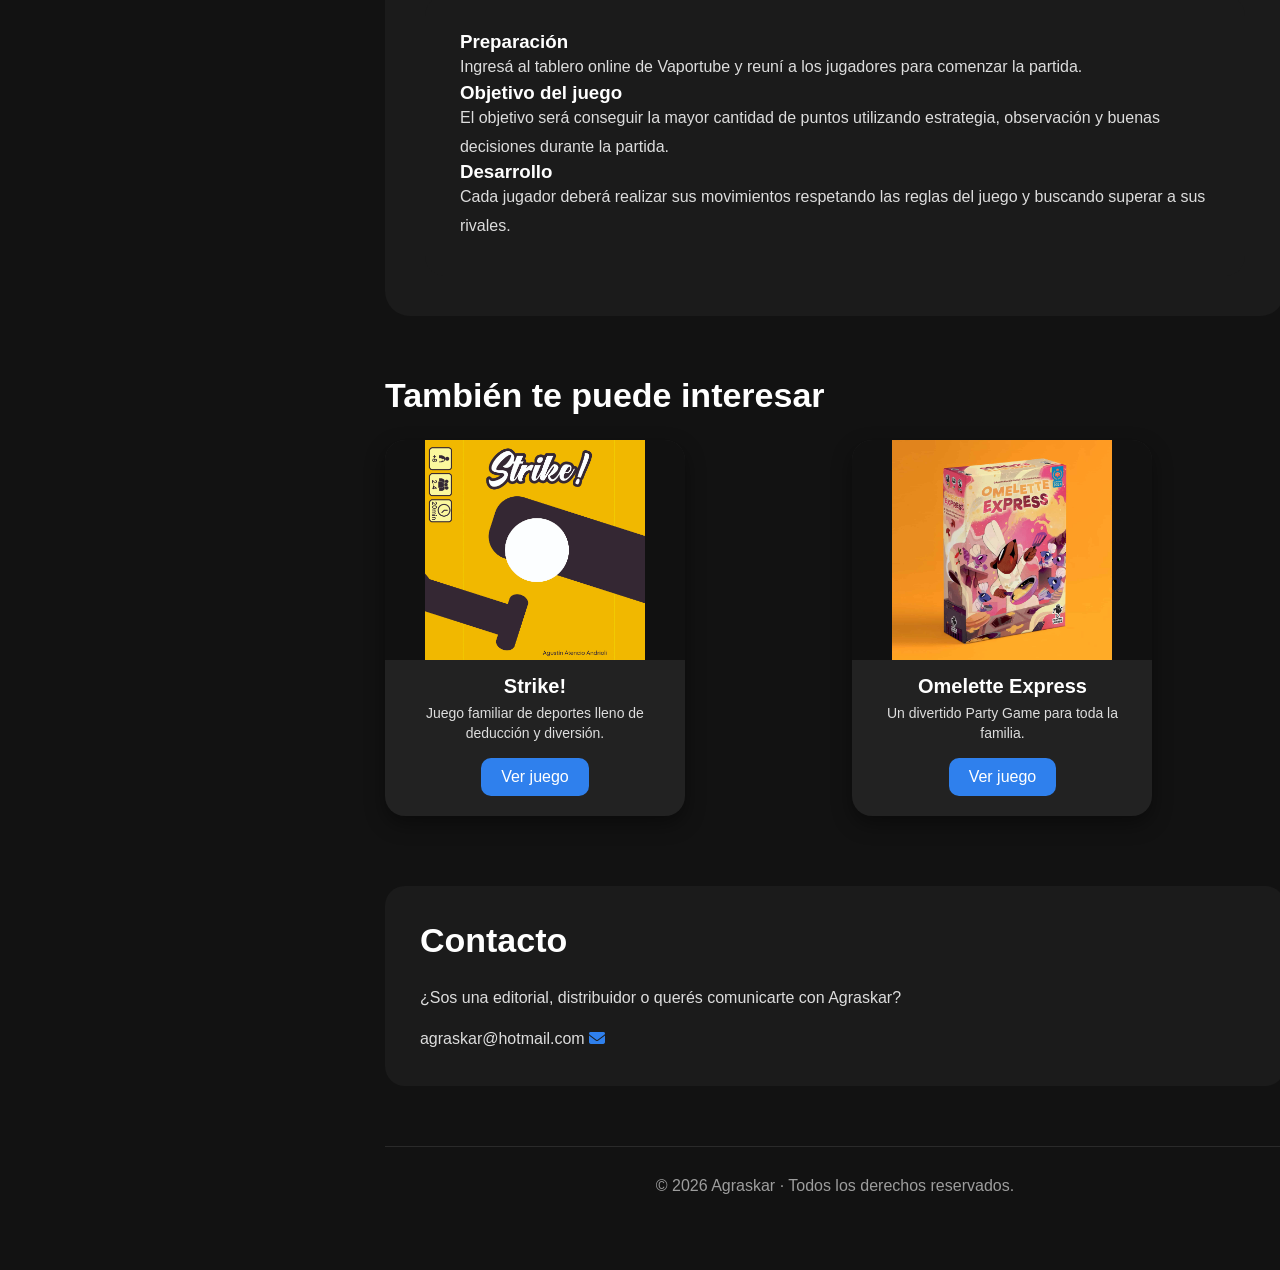
<file: juegos/Vaportube.html>
<!DOCTYPE html>
<html lang="es">

<head>

    <meta charset="UTF-8">
 <title>Vaportube - Agraskar</title>

    <meta name="viewport" content="width=device-width, initial-scale=1.0">

   <link rel="stylesheet" href="../style.css">

    <!-- Google Analytics -->
<script async src="https://www.googletagmanager.com/gtag/js?id=G-BE0VB069PY"></script>
<script>
  window.dataLayer = window.dataLayer || [];
  function gtag(){dataLayer.push(arguments);}
  gtag('js', new Date());

  gtag('config', 'G-BE0VB069PY');
</script>
    <link rel="stylesheet"
        href="https://cdnjs.cloudflare.com/ajax/libs/font-awesome/6.7.1/css/all.min.css">

</head>

<body>

<div class="contenedor">

     <!-- ==========================================-->
                    MENÚ LATERAL
    <!-- ============================================-->

    
    <aside class="sidebar">

    <!-- LOGO -->

    <div class="logo">

        <div class="logo-icono">

            <img src="../imagenes/logo.png" alt="Agraskar">

        </div>


        <h2>Agraskar</h2>

    </div>

    <!-- MENU PRINCIPAL -->

    <nav class="nav-links">



        <!-- INICIO -->

        <a href="../index.html#inicio">

            <i class="fas fa-house"></i>

            <span>Inicio</span>

        </a>


        <!-- JUEGOS DESPLEGABLE -->

        <div class="menu-juegos">


            <button class="juegos-btn" type="button">

                <i class="fas fa-dice"></i> 
                <span>Juegos</span>


                <i class="fas fa-chevron-down"></i>


            </button>

           <div class="submenu-juegos">


                <a href="../index.html#publicados">

                    Juegos Publicados

                </a>



                <a href="../index.html#editorial">

                    Buscando Editorial

                </a>



                <a href="../index.html#online">

                    Juega Online

                </a>


            </div>


        </div>


        <!-- IMPRIMIBLES -->

        <a href="../imprimibles.html">


            <i class="fas fa-print"></i>


            <span>Imprimibles</span>


        </a>
    </nav>

    <!-- REDES -->

    <div class="redes">


        <a href="https://www.instagram.com/agraskar/"
           aria-label="Instagram"
           target="_blank">

            <i class="fab fa-instagram"></i>

        </a>

        <a href="https://www.youtube.com/@Agraskar"
           aria-label="YouTube"
           target="_blank">

            <i class="fab fa-youtube"></i>

        </a>

       
        <a href="https://boardgamegeek.com/boardgamedesigner/173168/agustin-atencio-andrioli"
           aria-label="BoardGameGeek"
           target="_blank"
           class="icono-bgg">
            <img src="../imagenes/bgg-logo.png" alt="BGG">

        </a>

        </aside>
    <!-- ===========================
            CONTENIDO
    ============================ -->

    <main class="contenido">

<!-- ===========================
        PRESENTACIÓN DEL JUEGO
=========================== -->

<section class="detalle-juego">


    <div class="portada">

        <img
        src="../imagenes/juegos/vaportube.png"
        alt="Vaportube">

    </div>


    <div class="contenido-juego">

       <span class="estado online">
    ONLINE
</span>


        <h1>
            Vaportube
        </h1>


        <p>
            Debido a una avería del motor, todos los circuitos
            de iluminación de vapor se desconectaron.
            Nuestro deber como ingeniero mecánico es volver
            a conectar las tuberías y devolver la luz a todas
            las habitaciones.
        </p>


    </div>

</section>

<!-- ===========================
        JUEGO ONLINE
=========================== -->
<section class="juego-online">

    <div id="contenedorJuego">

        <button
            id="cerrarFullscreen"
            type="button"
            onclick="cerrarJuego()">

            <i class="fas fa-times"></i>

        </button>


        <iframe
            id="juegoFrame"
            src="https://playingcards.io/5rbgug"
            allowfullscreen>
        </iframe>


    </div>


    <button
        class="boton-fullscreen"
        type="button"
        onclick="abrirJuego()">

        <i class="fas fa-expand"></i>

        Jugar en pantalla completa

    </button>

</section>
        <!-- ===========================
                PESTAÑAS
        ============================ -->
<div class="tabs">

    <button class="tab-btn active" data-tab="como-jugar">

        <i class="fas fa-gamepad"></i>

        Cómo jugar

    </button>


    <button class="tab-btn" data-tab="reglas">

        <i class="fas fa-book-open"></i>

        Reglas

    </button>


    <button class="tab-btn" data-tab="consejos">

        <i class="fas fa-lightbulb"></i>

        Consejos

    </button>

</div>

        <!-- ===========================
            CONTENIDO DE LAS PESTAÑAS
        ============================ -->



        <!-- FICHA -->

   <!-- CÓMO JUGAR -->

<section id="como-jugar" class="tab-content active">

    <h2> Cómo jugar</h2>


    <div class="descripcion-juego">

        <h3>Preparación</h3>

        <p>
            Ingresá al tablero online de Vaportube y reuní a los jugadores
            para comenzar la partida.
        </p>


        <h3>Objetivo del juego</h3>

        <p>
            El objetivo será conseguir la mayor cantidad de puntos utilizando
            estrategia, observación y buenas decisiones durante la partida.
        </p>


        <h3>Desarrollo</h3>

        <p>
            Cada jugador deberá realizar sus movimientos respetando las reglas
            del juego y buscando superar a sus rivales.
        </p>


    </div>

    </section>
        
<!-- REGLAS -->

<section id="reglas" class="tab-content">

    <h2> Reglas</h2>

    <div class="descripcion-juego">

        <p>
            Las reglas de Vaportube se aplican dentro del tablero online.
            Cada jugador deberá respetar los turnos y las acciones disponibles.
        </p>

    </div>

</section>



<!-- CONSEJOS -->

<section id="consejos" class="tab-content">

    <h2> Consejos</h2>

    <div class="descripcion-juego">

        <p>
            Observá las jugadas de tus rivales, planificá tus movimientos
            y buscá la mejor estrategia para conseguir la victoria.
        </p>

    </div>

</section>
    <!-- ===========================
            TAMBIÉN TE PUEDE INTERESAR
        ============================ -->

      <section class="relacionados">

    <h2>También te puede interesar</h2>

    <div class="juegos-relacionados" id="juegos-relacionados">
        <!-- Los juegos se cargarán automáticamente -->
    </div>

</section>
                   <script src="../script.js"></script>

    <script>

const juegos = [

    {
        nombre: "Omelette Express",
        imagen: "../imagenes/juegos/omelette-express.jpg",
        descripcion: "Un divertido Party Game para toda la familia.",
        enlace: "omelette-express.html"
    },

    {
        nombre: "Strike!",
        imagen: "../imagenes/juegos/Strike!.jpg",
        descripcion: "Juego familiar de deportes lleno de deducción y diversión.",
        enlace: "Strike!.html"
    },

    {
        nombre: "Vaportube",
        imagen: "../imagenes/juegos/vaportube.png",
        descripcion: "Juego online de cartas.",
        enlace: "Vaportube.html"
    }

];

const paginaActual = window.location.pathname.split("/").pop();

let juegosDisponibles = juegos.filter(
    juego => juego.enlace !== paginaActual
);

juegosDisponibles.sort(() => Math.random() - 0.5);

const contenedor = document.getElementById("juegos-relacionados");

juegosDisponibles.forEach(juego => {

    const tarjeta = document.createElement("div");

    tarjeta.className = "tarjeta-relacionada";

    tarjeta.innerHTML = `
        <img src="${juego.imagen}" alt="${juego.nombre}">
        <h3>${juego.nombre}</h3>
        <p>${juego.descripcion}</p>
        <a href="${juego.enlace}">
            Ver juego
        </a>
    `;

    contenedor.appendChild(tarjeta);

});

</script>

        <!-- ===========================
            CONTACTO
        ============================ -->

     <section class="contacto-juego">

  <h2>Contacto</h2>

  <p>
    ¿Sos una editorial, distribuidor o querés comunicarte con Agraskar?
  </p>

  <p>
    agraskar@hotmail.com 
    <a href="mailto:contacto@agraskar.com" class="icono-sobre" aria-label="Enviar email">
      <i class="fas fa-envelope"></i>
    </a>
  </p>

</section>

        <!-- ===========================
            FOOTER
        ============================ -->

        <footer class="footer-juego">

            <p>

                © 2026 Agraskar · Todos los derechos reservados.

            </p>

        </footer>


    </main>

</div>


<script src="../script.js"></script>

</body>

</html>
</file>
<file: style.css>
/*==================================================
                    AGRASKAR
                style.css - Parte 1
==================================================*/


/*==================================================
                    RESET GENERAL
==================================================*/

*{
    margin:0;
    padding:0;
    box-sizing:border-box;
}

html{
    scroll-behavior:smooth;
}

body{
    font-family:Arial, Helvetica, sans-serif;
    background:#121212;
    color:#ffffff;
    overflow-x:hidden;
}


/*==================================================
                CONTENEDOR GENERAL
==================================================*/

.contenedor{
    display:flex;
    min-height:100vh;
}


/*==================================================
                  MENÚ LATERAL
==================================================*/

.sidebar{

    position:fixed;

    top:0;
    left:0;

    width:270px;
    height:100vh;

    background:#1b1b1b;

    border-right:3px solid #2f80ed;

    display:flex;
    flex-direction:column;
    justify-content:space-between;

    padding:30px;

    overflow-y:auto;

    z-index:1000;

}


/*==================================================
                      LOGO
==================================================*/

.logo{
    text-align:center;
}

.logo-icono{

    width:180px;

    margin:0 auto 25px;

    display:flex;

    justify-content:center;

    align-items:center;

}

.logo-icono img{

    width:100%;

    height:auto;

    object-fit:contain;

    filter:
    drop-shadow(0 0 6px rgba(47,128,237,.45))
    drop-shadow(0 0 14px rgba(47,128,237,.25));

    transition:.35s;

}
.logo-icono img:hover{

    transform:scale(1.05);

    filter:
        drop-shadow(0 0 10px rgba(47,128,237,1))
        drop-shadow(0 0 25px rgba(47,128,237,.8));

}

/*==================================================
                  NAVEGACIÓN
==================================================*/

.sidebar nav{

    margin-top:40px;

}

.sidebar nav a,
.juegos-btn{

    display:flex;

    align-items:center;

    gap:15px;

    width:100%;

    padding:16px;

    border:none;

    border-radius:12px;

    background:none;

    color:#ffffff;

    font-size:18px;

    text-decoration:none;

    cursor:pointer;

    transition:.30s;

}

.sidebar nav a:hover,
.juegos-btn:hover{

    background:#2f80ed;

    transform:translateX(8px);

}


/*==================================================
                MENÚ DESPLEGABLE
==================================================*/

.menu-juegos{

    width:100%;

}

.flecha{

    margin-left:auto;

    transition:.3s ease;

}

.menu-juegos.activo .flecha{

    transform:rotate(180deg);

}

.submenu-juegos{

    display:none;

    margin-top:8px;

    margin-bottom:15px;

    padding:8px;

    padding-left:10px;

    border-radius:12px;

    background:rgba(47,128,237,.10);

}

.menu-juegos.activo .submenu-juegos{

    display:block;

}

.submenu-juegos a{

    display:block;

    padding:12px;

    border-radius:10px;

    color:#cccccc;

    font-size:15px;

    text-decoration:none;

    transition:.3s;

}

.submenu-juegos a:hover{

    background:#2f80ed;

    color:white;

    transform:translateX(8px);

}

/*==================================================
              PARTE INFERIOR SIDEBAR
==================================================*/

.sidebar-bottom{

    text-align:center;

}

.sidebar-bottom h3{

    margin-bottom:20px;

    color:#bbbbbb;

}


/*==================================================
                    REDES
==================================================*/

.redes {
    display:flex;
    justify-content:center;
    gap:18px;
    margin-bottom:25px;
}

.redes a {
    width:45px;
    height:45px;
    display:flex;
    justify-content:center;
    align-items:center;
    background:#1b1b1b;
    color:#2f80ed;
    border:2px solid #2f80ed;
    border-radius:50%;
    text-decoration:none;
    font-size:20px;
    transition:.35s;

    /* brillo permanente */
    box-shadow:0 0 12px rgba(47,128,237,.6),
               0 0 20px rgba(47,128,237,.4);
}

.redes a:hover {
    background:#2f80ed;
    color:white;

    /* brillo más intenso al pasar el mouse */
    box-shadow:0 0 18px rgba(47,128,237,1),
               0 0 35px rgba(47,128,237,.8);
    transform:scale(1.15);
}

/* Ícono especial BGG */
.icono-bgg {
  display:inline-flex;
  justify-content:center;
  align-items:center;
  width:40px;
  height:40px;
  border-radius:50%;
  background:#2f80ed;
  overflow:hidden;

  /* brillo permanente */
  box-shadow:0 0 12px rgba(47,128,237,.6),
             0 0 20px rgba(47,128,237,.4);
}

.icono-bgg:hover {
  background:#4b97ff;

  /* brillo más intenso */
  box-shadow:0 0 18px rgba(47,128,237,1),
             0 0 35px rgba(47,128,237,.8);
  transform:scale(1.15);
}

.icono-bgg img {
  width:100%;
  height:100%;
  object-fit:contain;
}

/*==================================================
                    CONTACTO
==================================================*/

.contacto {
    display:inline-block;
    padding:12px 20px;
    border-radius:10px;
    background:#2f80ed;
    color:white;
    text-decoration:none;
    transition:.30s;
}

.contacto:hover {
    background:#4b97ff;
}

/*==================================================
                  CONTENIDO
==================================================*/

.contenido{

    margin-left:270px;

    width:calc(100% - 270px);

    padding:45px;

}


/*==================================================
                    HERO
==================================================*/

.hero{

    background:linear-gradient(135deg,#1e3c72,#2a5298);

    padding:70px;

    margin-bottom:50px;

    border-radius:20px;

    text-align:center;

}

.hero h2{

    font-size:48px;

    margin-bottom:20px;

}

.hero p{

    font-size:20px;

    color:#eeeeee;

}


/*==================================================
                  SECCIONES
==================================================*/

section{

    margin-bottom:70px;

}

section h2{

    font-size:34px;

    margin-bottom:25px;

}


/*==================================================
          SUBTÍTULOS DE CATEGORÍAS
==================================================*/

.subtitulo-juegos{

    display:flex;

    align-items:center;

    gap:15px;

    margin-top:70px;

    margin-bottom:30px;

    padding:18px 25px;

    border-radius:15px;

    font-size:32px;

    border-left:6px solid #2f80ed;

    background:linear-gradient(
        90deg,
        rgba(47,128,237,.25),
        transparent
    );

    animation:aparecer .8s ease;

}
/* juegos publicados (verde) */
.subtitulo-juegos:nth-of-type(1){

    color: #18b65b;
  border-left: 6px solid #18b65b;
  background: linear-gradient(
    90deg,
    rgba(24,182,91,.25),
    transparent
  );
}
/* Buscando Editorial (violeta) */
.subtitulo-juegos:nth-of-type(2){

  color: #a855f7;
  border-left: 6px solid #a855f7;
  background: linear-gradient(
    90deg,
    rgba(168,85,247,.25),
    transparent
  );
}
/* juega online (naranja */
.subtitulo-juegos:nth-of-type(3){
    color:#ff7f32;                  /* naranja */
    border-left-color:#ff7f32;      /* borde naranja */
    background:linear-gradient(
        90deg,
        rgba(255,127,50,.25),        /* degradado naranja */
        transparent
    );
}

/*==================================================
                TARJETAS DE JUEGOS
==================================================*/

.juegos {
    display:grid;
    grid-template-columns:repeat(auto-fit, minmax(280px,1fr));
    gap:35px;
    margin-top:40px;
}


/* Carrusel horizontal */

.juegos.carrusel {

    display:flex;
    gap:20px;
    overflow-x:auto;
    scroll-snap-type:x mandatory;
    padding:10px;

}


.juegos.carrusel .tarjeta-juego {

    flex:0 0 auto;
    scroll-snap-align:start;

}



/* Tarjeta */

.tarjeta-juego {

    display:flex;
    flex-direction:column;

    width:300px;

    border-radius:20px;

    overflow:hidden;

    background:#222;

    box-shadow:0 8px 20px rgba(0,0,0,.4);

    transition:.35s;

}


.tarjeta-juego:hover {

    transform:translateY(-8px);

    box-shadow:0 15px 35px rgba(47,128,237,.45);

}



/* Imagen */

.imagen-juego {

    width:100%;

    height:220px;

    display:flex;

    justify-content:center;

    align-items:center;

    overflow:hidden;

    background:#111;

}


.imagen-juego img {

    width:100%;

    height:100%;

    object-fit:contain;

    display:block;

}


/* Información debajo de la imagen */

.info-juego {

    padding:12px 18px 18px;

    text-align:left;

}



/* Etiqueta */

.etiqueta {

    display:inline-block;

    padding:6px 12px;

    margin-bottom:8px;

    border-radius:20px;

    font-size:12px;

    font-weight:bold;

    color:white;

}



/* Colores */

.etiqueta.publicado {

    background:#18b65b;

}


.etiqueta.editorial {

    background:#a855f7;

}


.etiqueta.online {

    background:#ff7f32;

}



/* Nombre del juego */

.info-juego h3 {

    margin-bottom:6px;

    font-size:20px;

    white-space:nowrap;

    overflow:hidden;

    text-overflow:ellipsis;

}



/* Descripción */

.info-juego p {

    color:#dddddd;

    line-height:1.4;

    font-size:14px;

    margin:0;

}



/* Botón */

.info-juego a {

    display:inline-block;

    margin-top:12px;

    padding:10px 20px;

    background:#2f80ed;

    color:white;

    text-decoration:none;

    border-radius:10px;

    transition:.3s;

}


.info-juego a:hover {

    background:#4b97ff;

}

/* Centrar únicamente el título, descripción y botón */
.info-juego h3,
.info-juego p{
    text-align: center;
}

.info-juego a{
    display: table;
    margin: 15px auto 0;
}
/*==================================================
                IMPRIMIBLES
==================================================*/

.imprimibles{

    background:#1b1b1b;

    padding:45px;

    border-radius:20px;

    border-left:6px solid #2f80ed;

}

.imprimibles p{

    margin-top:15px;

    color:#cccccc;

    line-height:1.7;

}
.imprimibles a{

    display:inline-block;

    margin-top:20px;

    padding:10px 20px;

    background:#2f80ed;

    color:white;

    text-decoration:none;

    border-radius:10px;

    transition:.3s;

}

.imprimibles a:hover{

    background:#4b97ff;

}


/*==================================================
                    CONTACTO
==================================================*/

.contacto-section{

    background:#1b1b1b;

    padding:45px;

    border-radius:20px;

}

.contacto-section p{

    margin-top:15px;  /* ← este margen crea el espacio */

    color:#dddddd;

}


/*==================================================
                    FOOTER
==================================================*/

footer{

    margin-top:60px;

    padding:30px;

    text-align:center;

    color:#9d9d9d;

    border-top:1px solid rgba(255,255,255,.1);

}


/*==================================================
                BARRA DE SCROLL
==================================================*/

::-webkit-scrollbar{

    width:10px;

}

::-webkit-scrollbar-track{

    background:#151515;

}

::-webkit-scrollbar-thumb{

    background:#2f80ed;

    border-radius:10px;

}

::-webkit-scrollbar-thumb:hover{

    background:#4b97ff;

}


/*==================================================
                    ANIMACIONES
==================================================*/

@keyframes aparecer{

    from{

        opacity:0;

        transform:translateY(40px);

    }

    to{

        opacity:1;

        transform:translateY(0);

    }

}

.hero,
.catalogo,
.imprimibles,
.contacto-section{

    animation:aparecer .8s ease;

}


/*==================================================
                    RESPONSIVE
==================================================*/

@media(max-width:900px){

    .sidebar{

        width:220px;

    }

    .contenido{

        margin-left:220px;

        width:calc(100% - 220px);

        padding:30px;

    }

    .hero{

        padding:45px;

    }

    .hero h2{

        font-size:36px;

    }

}

@media(max-width:768px){

    .contenedor{

        flex-direction:column;

    }

    .sidebar{

        position:relative;

        width:100%;

        height:auto;

        border-right:none;

        border-bottom:3px solid #2f80ed;

    }

    .contenido{

        margin-left:0;

        width:100%;

    }
    /* PRESENTACIÓN DEL JUEGO EN CELULAR */

    .detalle-juego{

        flex-direction:column;

        padding:25px;

    }


    .detalle-juego .portada,
    .detalle-juego .contenido-juego{

        width:100%;

    }


    .contenido-juego h1{

        font-size:35px;

    }


    .sidebar nav{

        margin-top:25px;

    }

    .sidebar nav a{

        justify-content:center;

    }

    .hero{

        padding:35px 20px;

    }

    .hero h2{

        font-size:30px;

    }

    section h2{

        font-size:28px;

    }

    .tarjeta img{

        height:200px;

    }

    .redes{

        margin-top:20px;

    }

}

/*==================================================
        PÁGINA INDIVIDUAL DEL JUEGO
==================================================*/

.pagina-juego{

    max-width:1000px;

    margin:auto;

    padding:50px;

}

.pagina-juego h1{

    margin:30px;

    text-align:center;

    font-size:50px;

}

.volver{

    display:inline-block;

    padding:12px 20px;

    background:#2f80ed;

    color:white;

    text-decoration:none;

    border-radius:12px;

    transition:.3s;

}

.volver:hover{

    background:#4b97ff;

}

.imagen-juego{

    display:block;

    width:80%;

    max-width:700px;

    margin:40px auto;

    border-radius:25px;

    box-shadow:0 15px 40px rgba(0,0,0,.5);

}

.descripcion-juego,
.ficha-tecnica{

    margin-top:40px;

    padding:35px;

    background:#1b1b1b;

    border-radius:20px;

}

.descripcion-juego p{

    line-height:1.8;

    color:#dddddd;

}

.ficha-tecnica li{

    list-style:none;

    padding:12px;

    border-bottom:1px solid #333;

}

.botones-juego{

    display:flex;

    justify-content:center;

    flex-wrap:wrap;

    gap:20px;

    margin:40px;

}

.botones-juego a{

    padding:15px 25px;

    background:#2f80ed;

    color:white;

    text-decoration:none;

    border-radius:12px;

    transition:.3s;

}

.botones-juego a:hover{

    transform:translateY(-5px);

    box-shadow:0 10px 25px #2f80ed;

}


/*==================================================
                BANNER DEL JUEGO
==================================================*/

.banner-juego{

    position:relative;

    display:flex;

    justify-content:center;

    align-items:center;

    text-align:center;

    height:350px;

    margin-bottom:40px;

    border-radius:25px;

    overflow:hidden;

    background-image:
        linear-gradient(rgba(0,0,0,.65),rgba(0,0,0,.75)),
        url("imagenes/juegos/omelette-express-banner.jpg");

    background-size:cover;

    background-position:center;

}

.banner-overlay{

    padding:30px;

    color:white;

}

.banner-overlay h1{

    margin:20px 0 10px;

    font-size:58px;

}

.subtitulo{

    font-size:22px;

    opacity:.9;

}

.estado{

    display:inline-block;

    padding:10px 20px;

    border-radius:40px;

    font-size:14px;

    font-weight:bold;

    letter-spacing:1px;

}

.publicado{

    background:#18b65b;

    color:white;

}


.editorial{

    background:#a855f7;

    color:white;

}
.estado.online{

    background:#ff7f32;
    color:white;
}

/*==================================================
                PORTADA DEL JUEGO
==================================================*/

.hero-juego{

    display:flex;

    justify-content:center;

    margin:50px 0;

}

.portada-juego{

    width:100%;

    max-width:900px;

    border-radius:25px;

    box-shadow:0 20px 50px rgba(0,0,0,.35);

    transition:.35s;

}

.portada-juego:hover{

    transform:scale(1.02);

}
/*=========================================
        PRESENTACIÓN DEL JUEGO
=========================================*/


.detalle-juego{

    display:flex;

    align-items:center;

    gap:50px;

    margin:50px 0;

    padding:40px;

    background:#1b1b1b;

    border-radius:25px;

}



.detalle-juego .portada{

    width:50%;

}



.detalle-juego .portada img{

    width:100%;

    border-radius:25px;

    box-shadow:0 15px 40px rgba(0,0,0,.5);

}



.contenido-juego{

    width:50%;

}



.contenido-juego h1{

    font-size:45px;

    margin:20px 0;

}



.contenido-juego p{

    color:#dddddd;

    line-height:1.7;

    margin-bottom:15px;

}

/*==================================================
              INFORMACIÓN RÁPIDA
==================================================*/

.info-rapida{

    display:grid;

    grid-template-columns:repeat(auto-fit,minmax(150px,1fr));

    gap:20px;

    margin:50px 0;

}

.dato{

    padding:25px;

    text-align:center;

    border-radius:18px;

    background:var(--card-color,#ffffff);

    font-size:28px;

    box-shadow:0 10px 25px rgba(0,0,0,.10);

    transition:.3s;

}

.dato:hover{

    transform:translateY(-8px);

}

.dato span{

    display:block;

    margin-top:10px;

    font-size:15px;

    font-weight:bold;

}


/*==================================================
                    PESTAÑAS
==================================================*/

.tabs{

    display:flex;

    justify-content:center;

    flex-wrap:wrap;

    gap:15px;

    margin:40px 0;

}

.tab-btn{

    padding:15px 25px;

    border:none;

    border-radius:15px;

    background:#2f80ed;

    color:white;

    font-size:16px;

    font-weight:bold;

    cursor:pointer;

    transition:.3s;

}

.tab-btn:hover{

    transform:translateY(-5px);

    box-shadow:0 10px 25px rgba(47,128,237,.5);

}

.tab-btn.active{

    background:#4b97ff;

}


/*==================================================
            CONTENIDO DE PESTAÑAS
==================================================*/

.tab-content{

    display:none;

    margin-bottom:50px;

    padding:40px;

    background:#1b1b1b;

    border-radius:25px;

    animation:aparecer .5s ease;

}

.tab-content.active{

    display:block;

}

.tab-content h2{

    margin-bottom:30px;

}


/*==================================================
                TABLA DE FICHA
==================================================*/

.tabla-ficha{

    width:100%;

    border-collapse:collapse;

}

.tabla-ficha th{

    width:35%;

    padding:15px;

    text-align:left;

    color:#5ca5ff;

}

.tabla-ficha td{

    padding:15px;

    border-bottom:1px solid #444;

}


/*==================================================
                    GALERÍA
==================================================*/

.galeria{

    display:grid;

    grid-template-columns:repeat(auto-fit,minmax(220px,1fr));

    gap:25px;

    margin-top:30px;

}

.galeria img{

    width:100%;

    height:220px;

    object-fit:cover;

    border-radius:18px;

    transition:.3s;

}

.galeria img:hover{

    transform:scale(1.05);

}

.imagen-galeria{

    cursor:pointer;

}


/*==================================================
              VISOR DE IMÁGENES
==================================================*/

.visor-imagen{

    display:none;

    position:fixed;

    inset:0;

    justify-content:center;

    align-items:center;

    background:rgba(0,0,0,.85);

    z-index:2000;

}

.visor-imagen.activo{

    display:flex;

}

.visor-imagen img{

    max-width:85%;

    max-height:85%;

    border-radius:20px;

    box-shadow:0 0 40px black;

}

.cerrar{

    position:absolute;

    top:40px;

    right:60px;

    color:white;

    font-size:40px;

    cursor:pointer;

}


/*==================================================
                BOTÓN DESCARGA PDF
==================================================*/

.boton-descarga{

    display:inline-flex;

    align-items:center;

    gap:10px;

    margin-top:25px;

    padding:15px 25px;

    background:#e63946;

    color:white;

    text-decoration:none;

    font-weight:bold;

    border-radius:15px;

    transition:.3s;

}

.boton-descarga:hover{

    transform:translateY(-5px);

    box-shadow:0 10px 25px rgba(230,57,70,.5);

}


/*==================================================
            JUEGOS RELACIONADOS
==================================================*/


.relacionados{

    margin-top:60px;

}

.juegos-relacionados{

    display:grid;

    grid-template-columns:repeat(auto-fit,minmax(280px,1fr));

    gap:35px;

}

.tarjeta-relacionada{

    display:flex;

    flex-direction:column;

    width:300px;

    border-radius:20px;

    overflow:hidden;

    background:#222;

    box-shadow:0 8px 20px rgba(0,0,0,.4);

    transition:.35s;

}

.tarjeta-relacionada:hover{

    transform:translateY(-8px);

    box-shadow:0 15px 35px rgba(47,128,237,.45);

}

.tarjeta-relacionada img{

    width:100%;

    height:220px;

    display:block;

    object-fit:contain;

    background:#111;

}

.tarjeta-relacionada h3{

    margin:15px 18px 6px;

    text-align:center;

    font-size:20px;

}

.tarjeta-relacionada p{

    margin:0 18px;

    color:#dddddd;

    line-height:1.4;

    font-size:14px;

    text-align:center;

}

.tarjeta-relacionada a{

    display:table;

    margin:15px auto 20px;

    padding:10px 20px;

    background:#2f80ed;

    color:white;

    text-decoration:none;

    border-radius:10px;

    transition:.3s;

}

.tarjeta-relacionada a:hover{

    background:#4b97ff;

}

/*=========================================
        FLECHAS DEL VISOR
=========================================*/

.flecha-galeria{

    position:absolute;

    top:50%;

    transform:translateY(-50%);

    width:60px;

    height:60px;

    border:none;

    border-radius:50%;

    background:rgba(0,0,0,.45);

    color:white;

    font-size:34px;

    cursor:pointer;

    transition:.3s;

}

.flecha-galeria:hover{

    background:#2f80ed;

    transform:translateY(-50%) scale(1.1);

}

.izquierda{

    left:30px;

}

.derecha{

    right:30px;

}
/*=========================================
            CONTADOR
=========================================*/

.contador-imagen{

    position:absolute;

    bottom:35px;

    left:50%;

    transform:translateX(-50%);

    background:rgba(0,0,0,.55);

    color:white;

    padding:10px 18px;

    border-radius:30px;

    font-size:16px;

    font-weight:bold;

    backdrop-filter:blur(6px);

}

/*==================================================
        CONTACTO EN PÁGINA DE JUEGO
==================================================*/

/*==================================================
        CONTACTO EN PÁGINAS DE JUEGOS
==================================================*/

.contacto-juego {
    margin-top:60px;
    margin-bottom:40px;
    padding:35px;
    background:#1b1b1b;
    border-radius:20px;
}

.contacto-juego h2 {
    font-size:34px;
    margin-bottom:25px;
}

.contacto-juego p {
    margin-top:15px;
    color:#dddddd;
    line-height:1.6;
}

.contacto-juego a {
    color:#2f80ed;
    text-decoration:none;
}

.contacto-juego a:hover {
    color:#4b97ff;
}


/* ==========================================
  PAGINA DE INICIO
========================================== */
/* ==========================================
   Carrusel simple para las secciones de juegos
========================================== */

.carrusel {
  display: flex;              /* tarjetas en fila */
  gap: 20px;                  /* espacio entre ellas */
  overflow-x: auto;           /* scroll horizontal */
  scroll-snap-type: x mandatory; /* efecto de encaje */
  padding: 10px;
}

.carrusel .tarjeta-juego {
  flex: 0 0 auto;             /* cada tarjeta mantiene su ancho */
  scroll-snap-align: start;   /* se alinea al inicio al hacer scroll */
}

/* Tamaño normal del juego */

#juegoFrame{

    width:900px;

    max-width:100%;

    height:600px;

    border:none;

    border-radius:15px;

}


/*=========================================
        JUEGO ONLINE VISOR de juego
=========================================*/

.juego-online{

    margin:50px 0;

    text-align:center;

}


#contenedorJuego{

    position:relative;

    width:900px;

    max-width:100%;

    height:600px;

    margin:auto;

    background:#000;

    border-radius:20px;

    overflow:hidden;

    box-shadow:0 15px 40px rgba(0,0,0,.5);

}


#juegoFrame{

    width:100%;

    height:100%;

    border:none;

}


/* BOTÓN PANTALLA COMPLETA */

.boton-fullscreen{

    margin-top:25px;

    padding:15px 30px;

    border:none;

    border-radius:15px;

    background:#2f80ed;

    color:white;

    font-size:17px;

    font-weight:bold;

    cursor:pointer;

    transition:.3s;

}


.boton-fullscreen:hover{

    background:#4b97ff;

    transform:translateY(-5px);

    box-shadow:0 10px 25px rgba(47,128,237,.5);

}


/*=========================================
        MODO PANTALLA COMPLETA
=========================================*/


#contenedorJuego.fullscreen{

    position:fixed;

    top:0;
    left:0;

    width:100vw;

    height:100vh;

    max-width:none;

    margin:0;

    border-radius:0;

    z-index:9999;

}



#contenedorJuego.fullscreen iframe{

    width:100%;

    height:100%;

}



/* BOTÓN X */

#cerrarFullscreen{

    display:none;

    position:absolute;

    top:20px;

    right:25px;

    width:55px;

    height:55px;

    border:none;

    border-radius:50%;

    background:rgba(0,0,0,.7);

    color:white;

    font-size:28px;

    cursor:pointer;

    z-index:10000;

}


#cerrarFullscreen:hover{

    background:#ff4444;

    transform:scale(1.1);

}



#contenedorJuego.fullscreen #cerrarFullscreen{

    display:block;

}

/*=========================================
        Fuente para Agraskar en portada
=========================================*/
@font-face {
    font-family: "Remember Reiner";
 src: url("RememberReinerFS.ttf") format("truetype");
    font-style: normal;
    font-weight: normal;
}
.hero h2{
    font-family: "Remember Reiner", serif;
    font-size: 100px;
    color:  #ffffff;
    letter-spacing: 5px;
}

.logo{
    font-family: "Remember Reiner", serif;
    font-size: 25px;
    color: #ffffff;
    letter-spacing: 2px;
}


/*====================================
        VENTANA BIOGRAFÍA
====================================*/

.bio-modal{

    display:none;

    position:fixed;

    top:0;
    left:0;

    width:100%;
    height:100%;

    background:rgba(0,0,0,0.6);

    z-index:9999;

    justify-content:center;
    align-items:center;

}


.bio-modal.activo{

    display:flex;

}



.bio-contenido{

    position:relative;

    width:320px;

    background:#121212;

    color:white;

    padding:25px;

    border-radius:15px;

    box-shadow:0 0 25px #00aaff;

    text-align:center;

}



.bio-contenido h3{

    margin-bottom:15px;

    font-size:24px;

}



.bio-contenido p{

    line-height:1.5;

    font-size:15px;

}



.cerrar-bio{

    position:absolute;

    top:8px;
    right:12px;

    background:none;

    border:none;

    color:white;

    font-size:28px;

    cursor:pointer;

}

/* ==========================================
            IMPRIMIBLES
=========================================== */


/* CONTENEDOR DE TARJETAS */

.grid-imprimibles{

    display:grid;

    grid-template-columns:repeat(auto-fit, minmax(260px, 1fr));

    gap:30px;

    margin-top:40px;

}



/* TARJETA */

.tarjeta-imprimible{

    background:#1b1b1b;

    border-radius:16px;

    overflow:hidden;

    box-shadow:0 8px 20px rgba(0,0,0,.35);

    transition:.3s;

}



.tarjeta-imprimible:hover{

    transform:translateY(-8px);

}



/* IMAGEN */

.tarjeta-imprimible img{

    width:100%;

    height:220px;
  object-fit: contain;
background: #111;

}



/* INFORMACIÓN */

.info-imprimible{

    padding:20px;

}



.info-imprimible h3{

    margin-top:0;

    font-size:1.4rem;

}



.info-imprimible p{

    line-height:1.5;

}



/* BOTONES */

.botones-imprimible{

    display:flex;

    gap:12px;

    margin-top:20px;

}



.botones-imprimible a,
.botones-imprimible button{

    flex:1;

    padding:10px;

    border-radius:8px;

    border:none;

    cursor:pointer;

    text-align:center;

    text-decoration:none;

    font-size:15px;

}



/* BOTÓN VER */

.botones-imprimible button{

    background:#3b82f6;

    color:white;

}



/* BOTÓN DESCARGAR */

.botones-imprimible a{

    background:#18b65b;

    color:white;

}



/* HOVER BOTONES */

.botones-imprimible button:hover,
.botones-imprimible a:hover{

    opacity:.8;

}





/* ==========================================
              VISOR PDF
=========================================== */


.visor-pdf{

    display:none;

    position:fixed;

    top:0;

    left:0;

    width:100%;

    height:100%;

    background:rgba(0,0,0,.85);

    z-index:9999;

    justify-content:center;

    align-items:center;

}



.visor-pdf iframe{

    width:80%;

    height:90%;

    background:white;

    border:none;

}




/* BOTÓN CERRAR */

.cerrar-pdf{

    position:absolute;

    top:20px;

    right:30px;

    font-size:40px;

    color:white;

    background:none;

    border:none;

    cursor:pointer;

}
</file>
